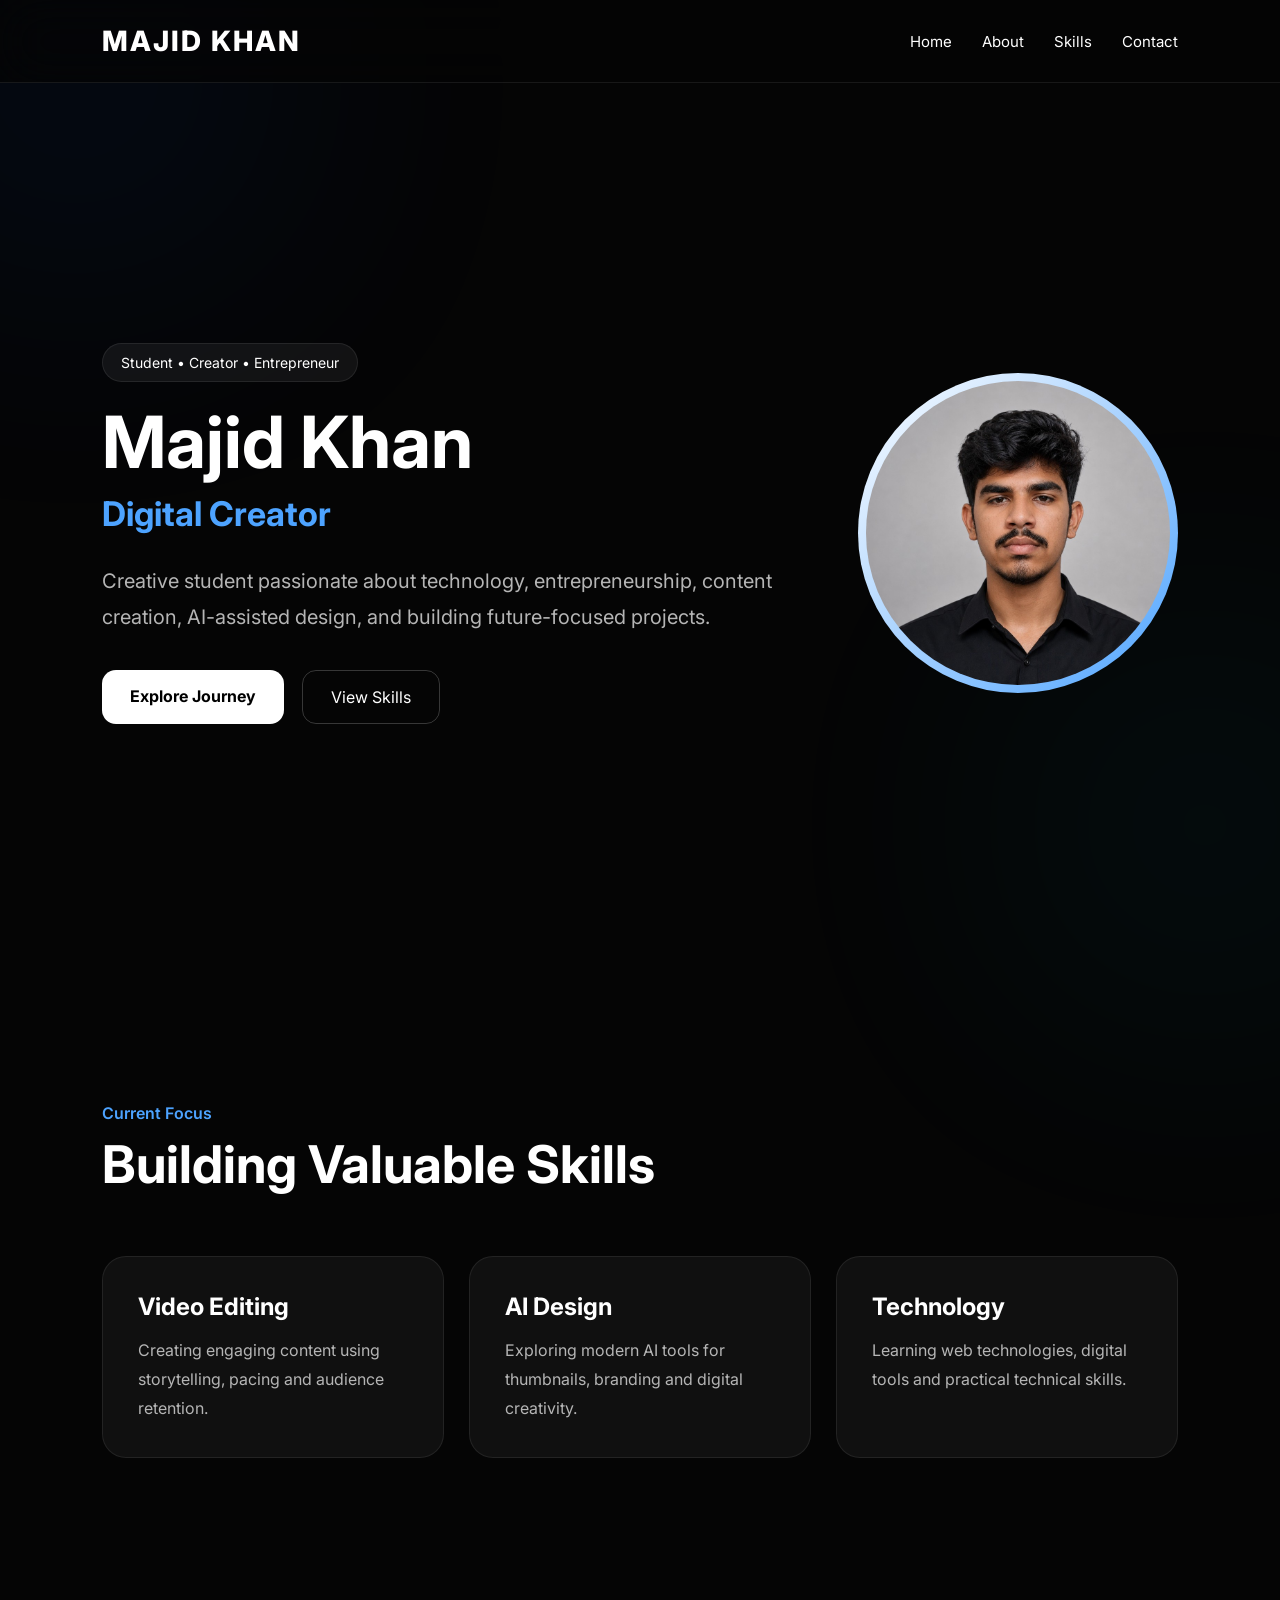
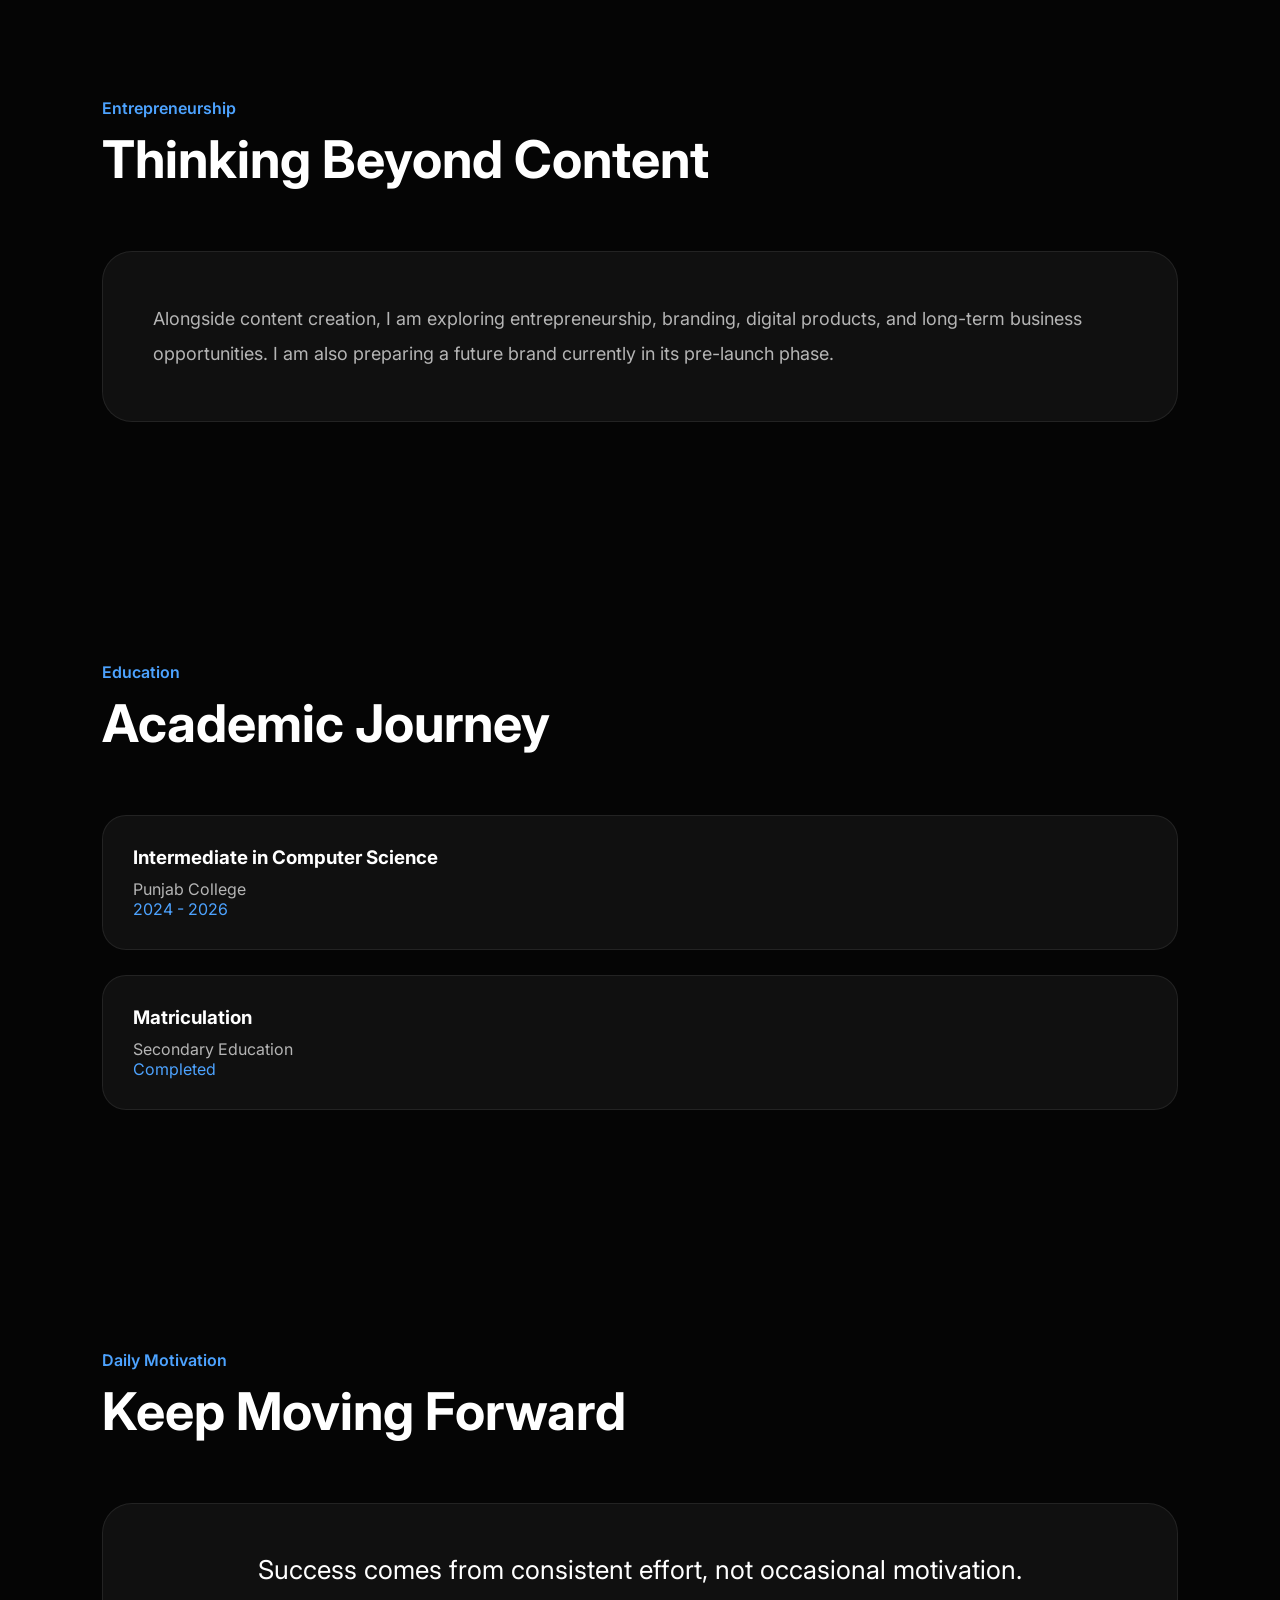
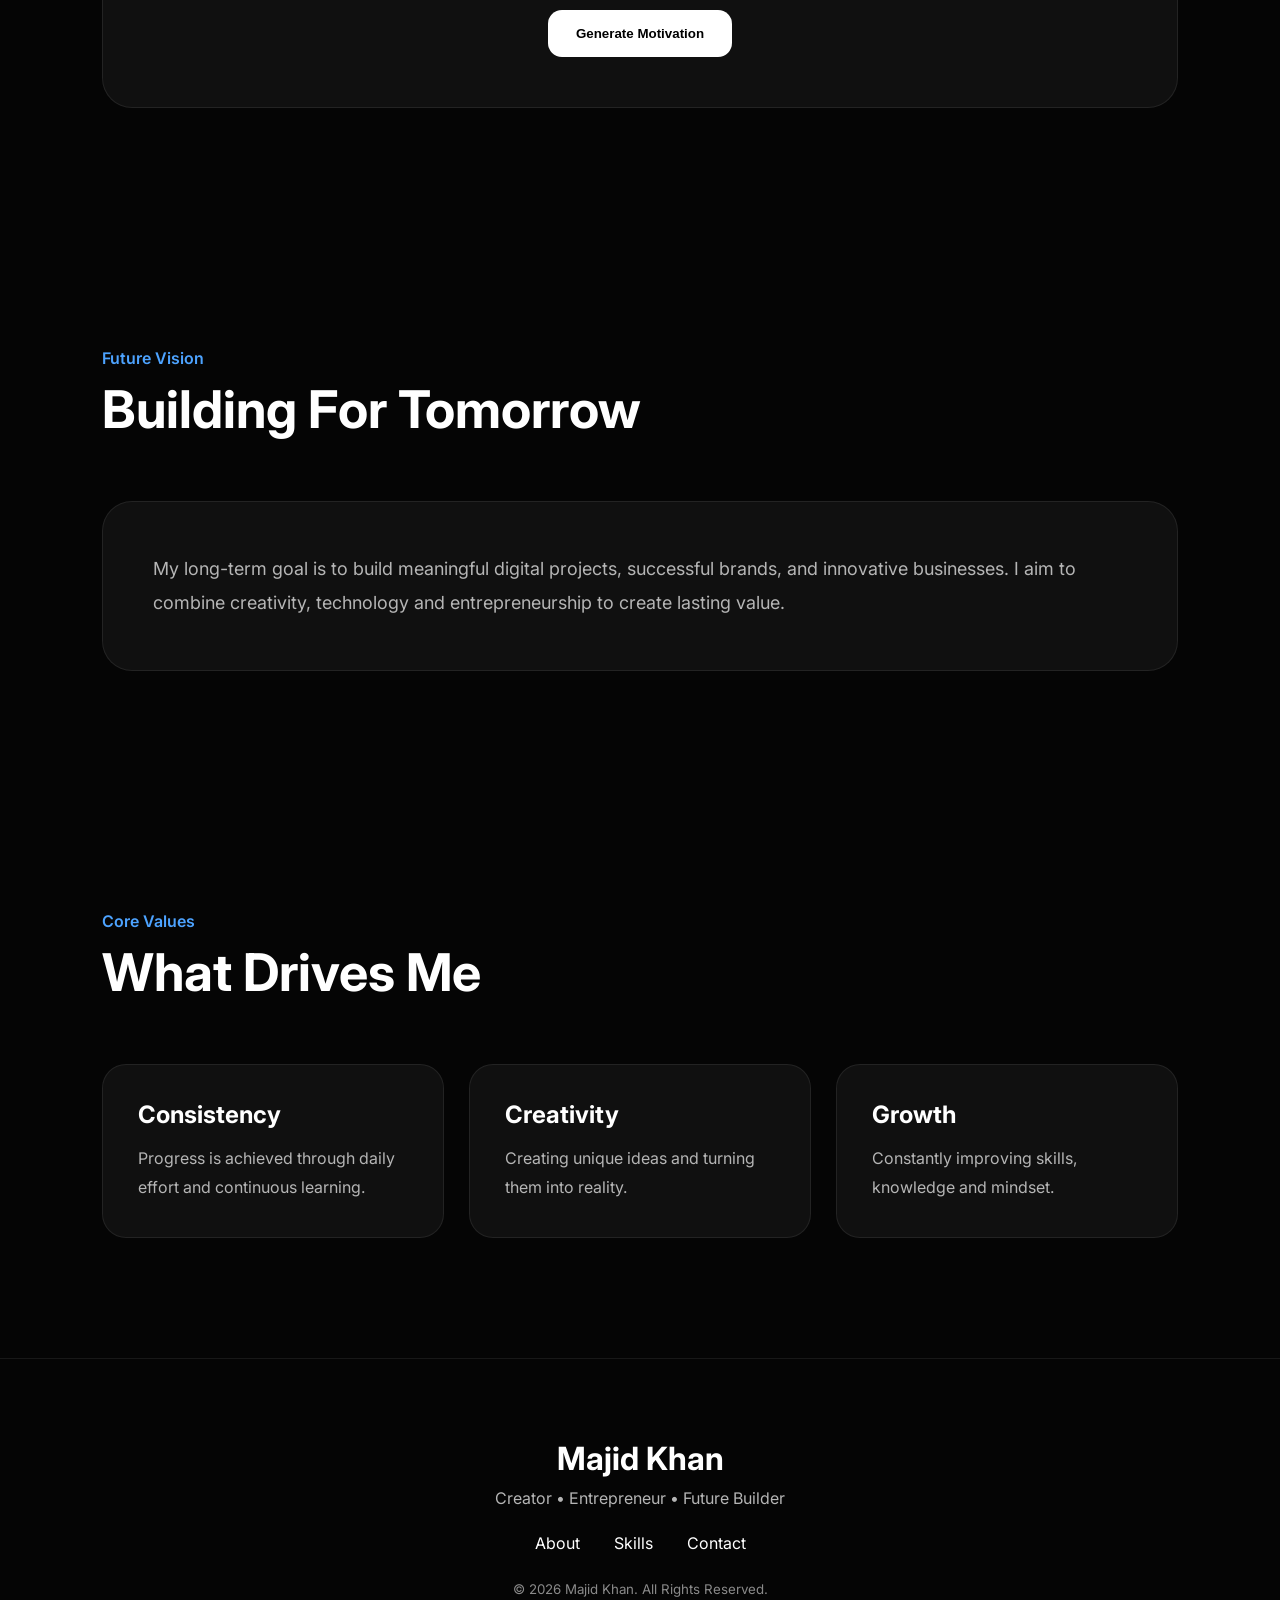
<file: index.html>
<!DOCTYPE html>
<html lang="en">

<head>

    <meta charset="UTF-8">

    <meta name="viewport"
          content="width=device-width, initial-scale=1.0">

    <title>
        Majid Khan | Digital Creator
    </title>

    <meta name="description"
          content="Personal Portfolio of Majid Khan">

    <link rel="stylesheet"
          href="style.css">

    <link rel="preconnect"
          href="https://fonts.googleapis.com">

    <link rel="preconnect"
          href="https://fonts.gstatic.com"
          crossorigin>

    <link href="https://fonts.googleapis.com/css2?family=Inter:wght@300;400;500;600;700;800&display=swap"
          rel="stylesheet">

</head>

<body>

    <!-- Background Blur Effects -->

    <div class="bg-blur bg-1"></div>

    <div class="bg-blur bg-2"></div>


    <!-- Header -->

    <header class="header">

        <div class="logo">
            MAJID KHAN
        </div>

        <nav class="navbar">

            <a href="#home">
                Home
            </a>

            <a href="about.html">
                About
            </a>

            <a href="skills.html">
                Skills
            </a>

            <a href="contact.html">
                Contact
            </a>

        </nav>

    </header>


    <!-- Hero Section -->

    <section class="hero"
             id="home">

        <div class="hero-content">

            <div class="badge">
                Student • Creator • Entrepreneur
            </div>

            <h1>
                Majid Khan
            </h1>

            <h2 id="typing-text">
                Digital Creator
            </h2>

            <p>

                Creative student passionate about
                technology, entrepreneurship,
                content creation, AI-assisted design,
                and building future-focused projects.

            </p>

            <div class="hero-buttons">

                <a href="about.html"
                   class="btn-primary">

                    Explore Journey

                </a>

                <a href="skills.html"
                   class="btn-secondary">

                    View Skills

                </a>

            </div>

        </div>

        <div class="hero-image">

            <div class="profile-ring">

                <img src="profile.jpg"
                     alt="Majid Khan">

            </div>

        </div>

    </section>


    <!-- Focus Section -->

    <section class="section">

        <div class="section-header">

            <span>
                Current Focus
            </span>

            <h2>
                Building Valuable Skills
            </h2>

        </div>

        <div class="card-grid">

            <div class="card">

                <h3>
                    Video Editing
                </h3>

                <p>

                    Creating engaging content
                    using storytelling,
                    pacing and audience retention.

                </p>

            </div>

            <div class="card">

                <h3>
                    AI Design
                </h3>

                <p>

                    Exploring modern AI tools
                    for thumbnails,
                    branding and digital creativity.

                </p>

            </div>

            <div class="card">

                <h3>
                    Technology
                </h3>

                <p>

                    Learning web technologies,
                    digital tools and
                    practical technical skills.

                </p>

            </div>

        </div>

    </section>


    <!-- Entrepreneurship -->

    <section class="section">

        <div class="section-header">

            <span>
                Entrepreneurship
            </span>

            <h2>
                Thinking Beyond Content
            </h2>

        </div>

        <div class="wide-card">

            <p>

                Alongside content creation,
                I am exploring entrepreneurship,
                branding, digital products,
                and long-term business opportunities.

                I am also preparing a future brand
                currently in its pre-launch phase.

            </p>

        </div>

    </section>


    <!-- Education -->

    <section class="section">

        <div class="section-header">

            <span>
                Education
            </span>

            <h2>
                Academic Journey
            </h2>

        </div>

        <div class="timeline">

            <div class="timeline-item">

                <h3>
                    Intermediate in Computer Science
                </h3>

                <p>
                    Punjab College
                </p>

                <span>
                    2024 - 2026
                </span>

            </div>

            <div class="timeline-item">

                <h3>
                    Matriculation
                </h3>

                <p>
                    Secondary Education
                </p>

                <span>
                    Completed
                </span>

            </div>

        </div>

    </section>

    <!-- PART 1 ENDS HERE -->
    
<!-- Motivation Section -->

    <section class="section">

        <div class="section-header">

            <span>
                Daily Motivation
            </span>

            <h2>
                Keep Moving Forward
            </h2>

        </div>

        <div class="motivation-box">

            <p id="quote">

                Success comes from consistent effort,
                not occasional motivation.

            </p>

            <button onclick="newQuote()"
                    class="btn-primary">

                Generate Motivation

            </button>

        </div>

    </section>


    <!-- Future Goals -->

    <section class="section">

        <div class="section-header">

            <span>
                Future Vision
            </span>

            <h2>
                Building For Tomorrow
            </h2>

        </div>

        <div class="future-card">

            <p>

                My long-term goal is to build
                meaningful digital projects,
                successful brands,
                and innovative businesses.

                I aim to combine creativity,
                technology and entrepreneurship
                to create lasting value.

            </p>

        </div>

    </section>


    <!-- Personal Values -->

    <section class="section">

        <div class="section-header">

            <span>
                Core Values
            </span>

            <h2>
                What Drives Me
            </h2>

        </div>

        <div class="card-grid">

            <div class="card">

                <h3>
                    Consistency
                </h3>

                <p>

                    Progress is achieved through
                    daily effort and continuous learning.

                </p>

            </div>

            <div class="card">

                <h3>
                    Creativity
                </h3>

                <p>

                    Creating unique ideas and
                    turning them into reality.

                </p>

            </div>

            <div class="card">

                <h3>
                    Growth
                </h3>

                <p>

                    Constantly improving skills,
                    knowledge and mindset.

                </p>

            </div>

        </div>

    </section>


    <!-- Footer -->

    <footer class="footer">

        <h3>
            Majid Khan
        </h3>

        <p>
            Creator • Entrepreneur • Future Builder
        </p>

        <div class="footer-links">

            <a href="about.html">
                About
            </a>

            <a href="skills.html">
                Skills
            </a>

            <a href="contact.html">
                Contact
            </a>

        </div>

        <small>
            © 2026 Majid Khan. All Rights Reserved.
        </small>

    </footer>


    <!-- External JavaScript -->

    <script src="script.js"></script>

</body>

</html>
</file>
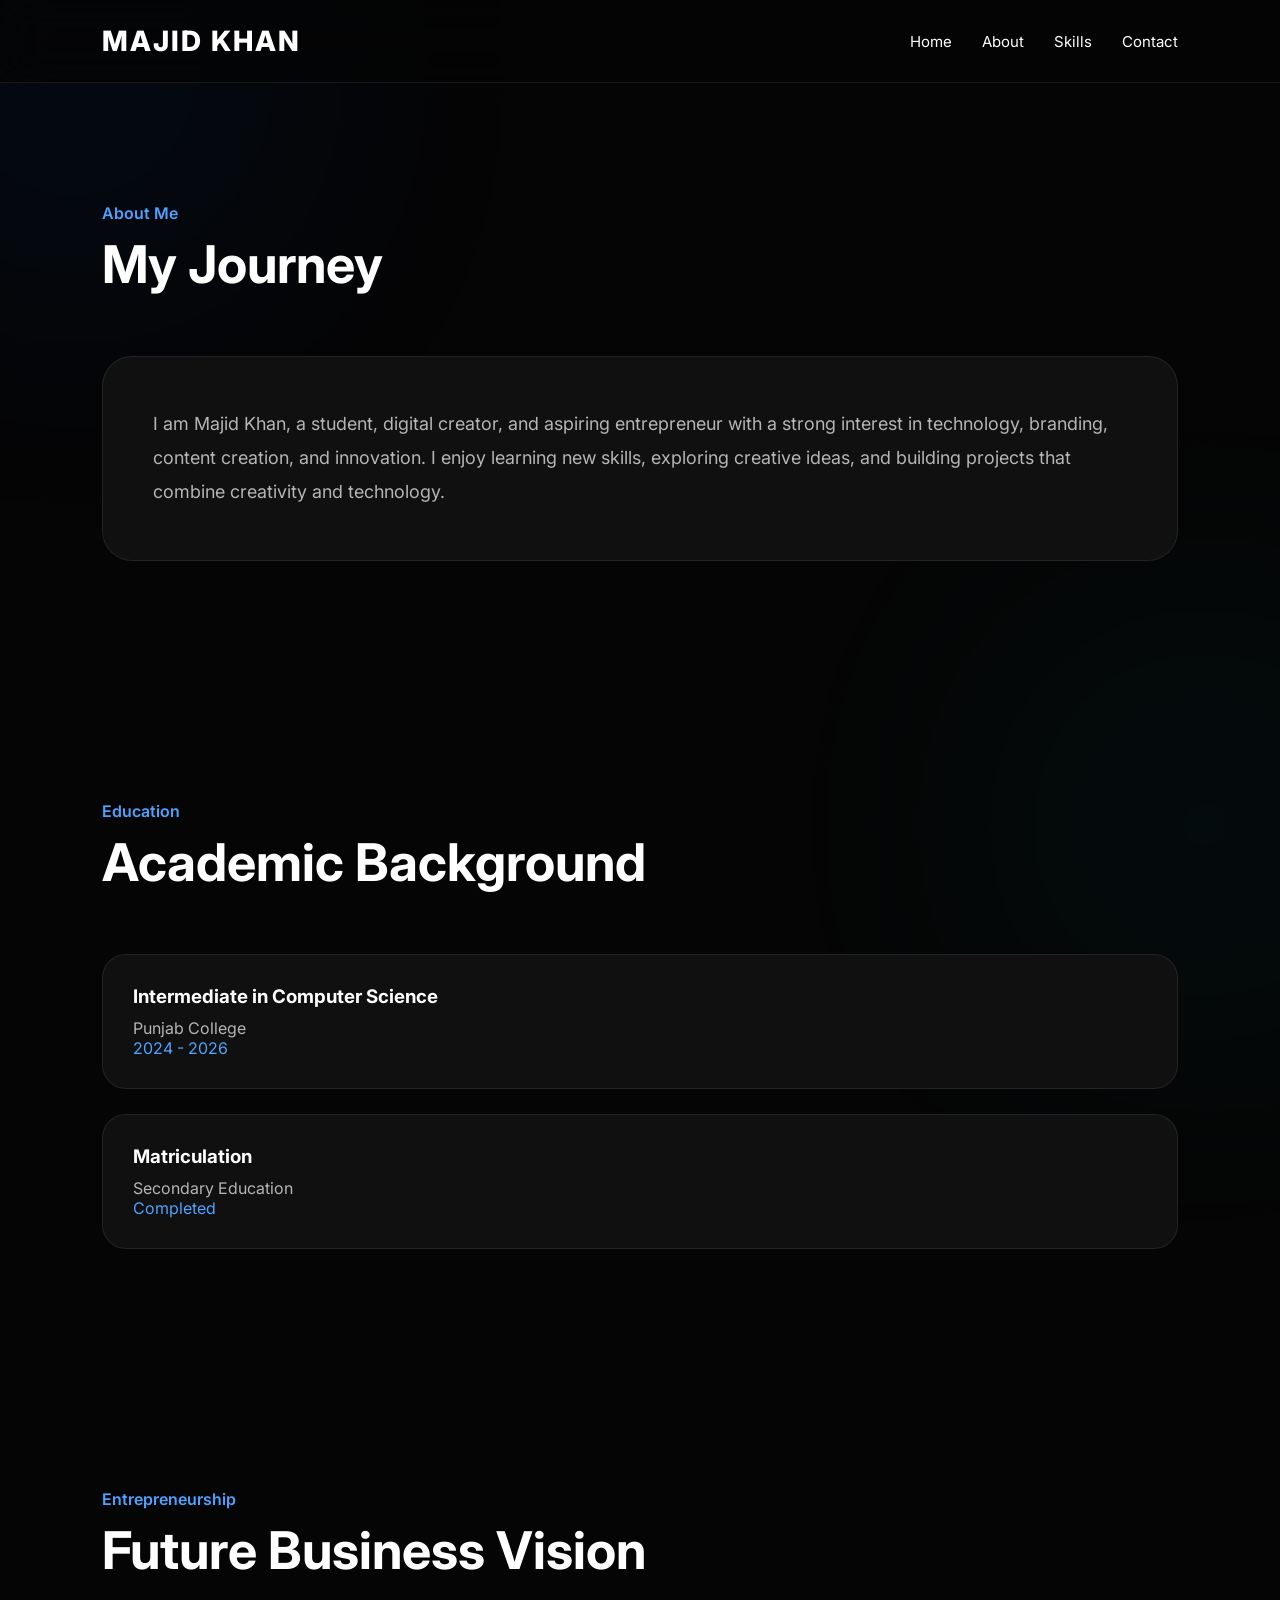
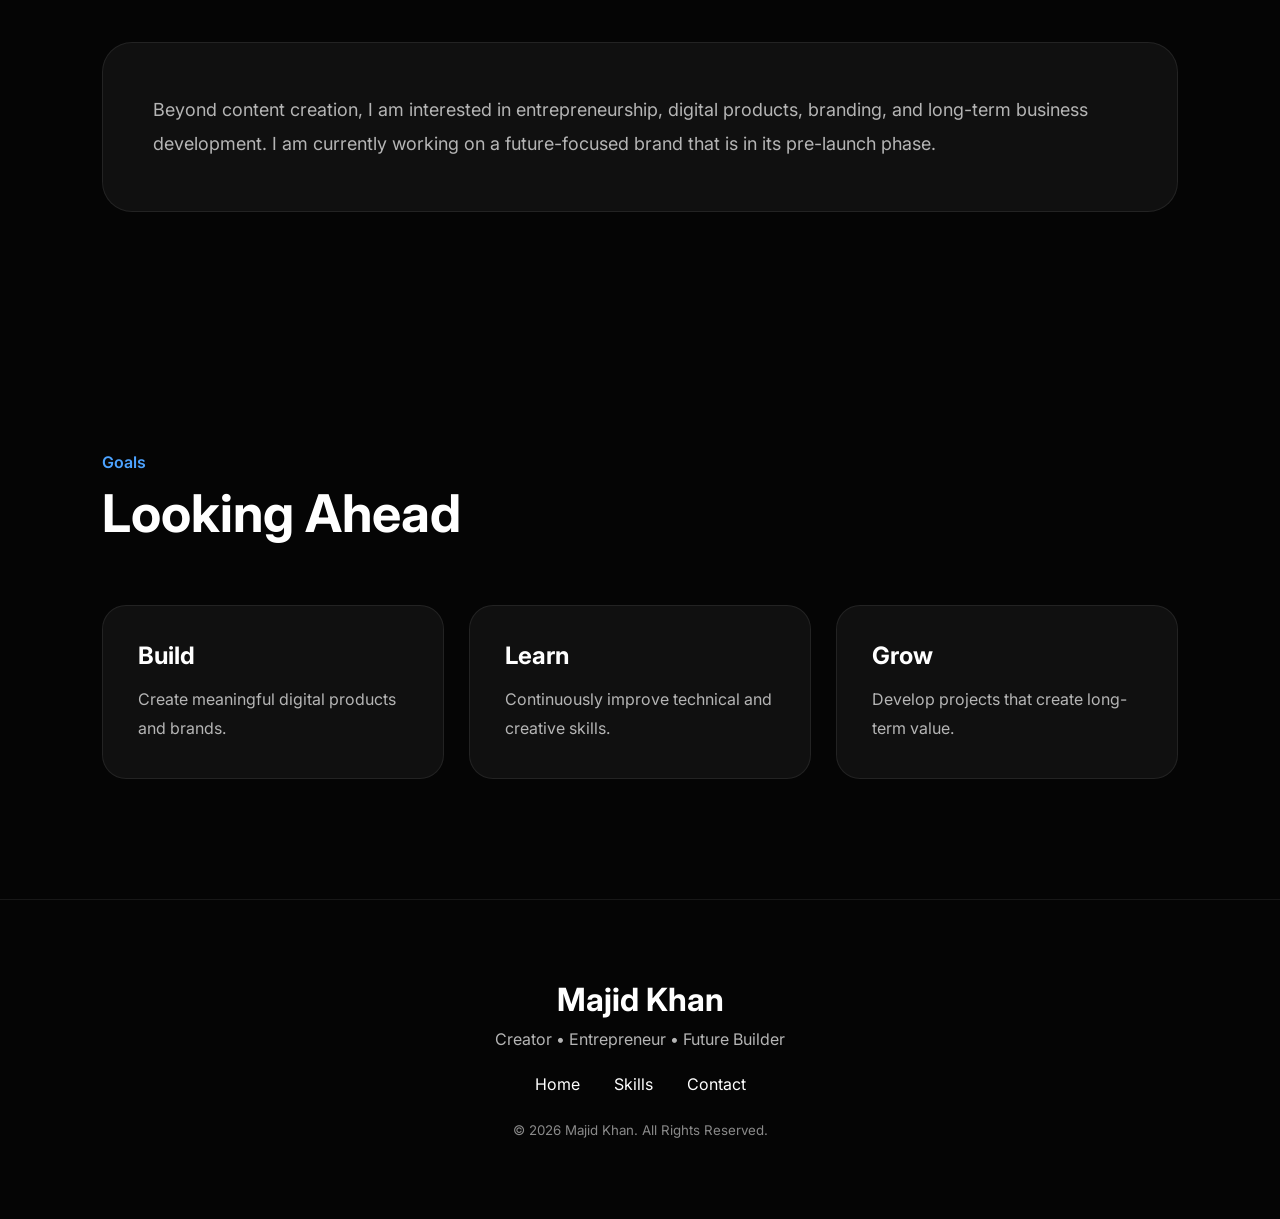
<file: about.html>
<!DOCTYPE html>
<html lang="en">

<head>

    <meta charset="UTF-8">

    <meta name="viewport"
          content="width=device-width, initial-scale=1.0">

    <title>
        About | Majid Khan
    </title>

    <link rel="stylesheet"
          href="style.css">

    <link rel="preconnect"
          href="https://fonts.googleapis.com">

    <link rel="preconnect"
          href="https://fonts.gstatic.com"
          crossorigin>

    <link href="https://fonts.googleapis.com/css2?family=Inter:wght@300;400;500;600;700;800&display=swap"
          rel="stylesheet">

</head>

<body>

    <div class="bg-blur bg-1"></div>
    <div class="bg-blur bg-2"></div>

    <header class="header">

        <div class="logo">
            MAJID KHAN
        </div>

        <nav class="navbar">

            <a href="index.html">
                Home
            </a>

            <a href="about.html">
                About
            </a>

            <a href="skills.html">
                Skills
            </a>

            <a href="contact.html">
                Contact
            </a>

        </nav>

    </header>

    <section class="section">

        <div class="section-header">

            <span>
                About Me
            </span>

            <h2>
                My Journey
            </h2>

        </div>

        <div class="wide-card">

            <p>

                I am Majid Khan, a student, digital creator,
                and aspiring entrepreneur with a strong
                interest in technology, branding,
                content creation, and innovation.

                I enjoy learning new skills, exploring
                creative ideas, and building projects
                that combine creativity and technology.

            </p>

        </div>

    </section>

    <section class="section">

        <div class="section-header">

            <span>
                Education
            </span>

            <h2>
                Academic Background
            </h2>

        </div>

        <div class="timeline">

            <div class="timeline-item">

                <h3>
                    Intermediate in Computer Science
                </h3>

                <p>
                    Punjab College
                </p>

                <span>
                    2024 - 2026
                </span>

            </div>

            <div class="timeline-item">

                <h3>
                    Matriculation
                </h3>

                <p>
                    Secondary Education
                </p>

                <span>
                    Completed
                </span>

            </div>

        </div>

    </section>

    <section class="section">

        <div class="section-header">

            <span>
                Entrepreneurship
            </span>

            <h2>
                Future Business Vision
            </h2>

        </div>

        <div class="wide-card">

            <p>

                Beyond content creation,
                I am interested in entrepreneurship,
                digital products, branding,
                and long-term business development.

                I am currently working on a future-focused
                brand that is in its pre-launch phase.

            </p>

        </div>

    </section>

    <section class="section">

        <div class="section-header">

            <span>
                Goals
            </span>

            <h2>
                Looking Ahead
            </h2>

        </div>

        <div class="card-grid">

            <div class="card">

                <h3>
                    Build
                </h3>

                <p>

                    Create meaningful digital
                    products and brands.

                </p>

            </div>

            <div class="card">

                <h3>
                    Learn
                </h3>

                <p>

                    Continuously improve technical
                    and creative skills.

                </p>

            </div>

            <div class="card">

                <h3>
                    Grow
                </h3>

                <p>

                    Develop projects that create
                    long-term value.

                </p>

            </div>

        </div>

    </section>

    <footer class="footer">

        <h3>
            Majid Khan
        </h3>

        <p>
            Creator • Entrepreneur • Future Builder
        </p>

        <div class="footer-links">

            <a href="index.html">
                Home
            </a>

            <a href="skills.html">
                Skills
            </a>

            <a href="contact.html">
                Contact
            </a>

        </div>

        <small>
            © 2026 Majid Khan. All Rights Reserved.
        </small>

    </footer>

    <script src="script.js"></script>

</body>

</html>
</file>
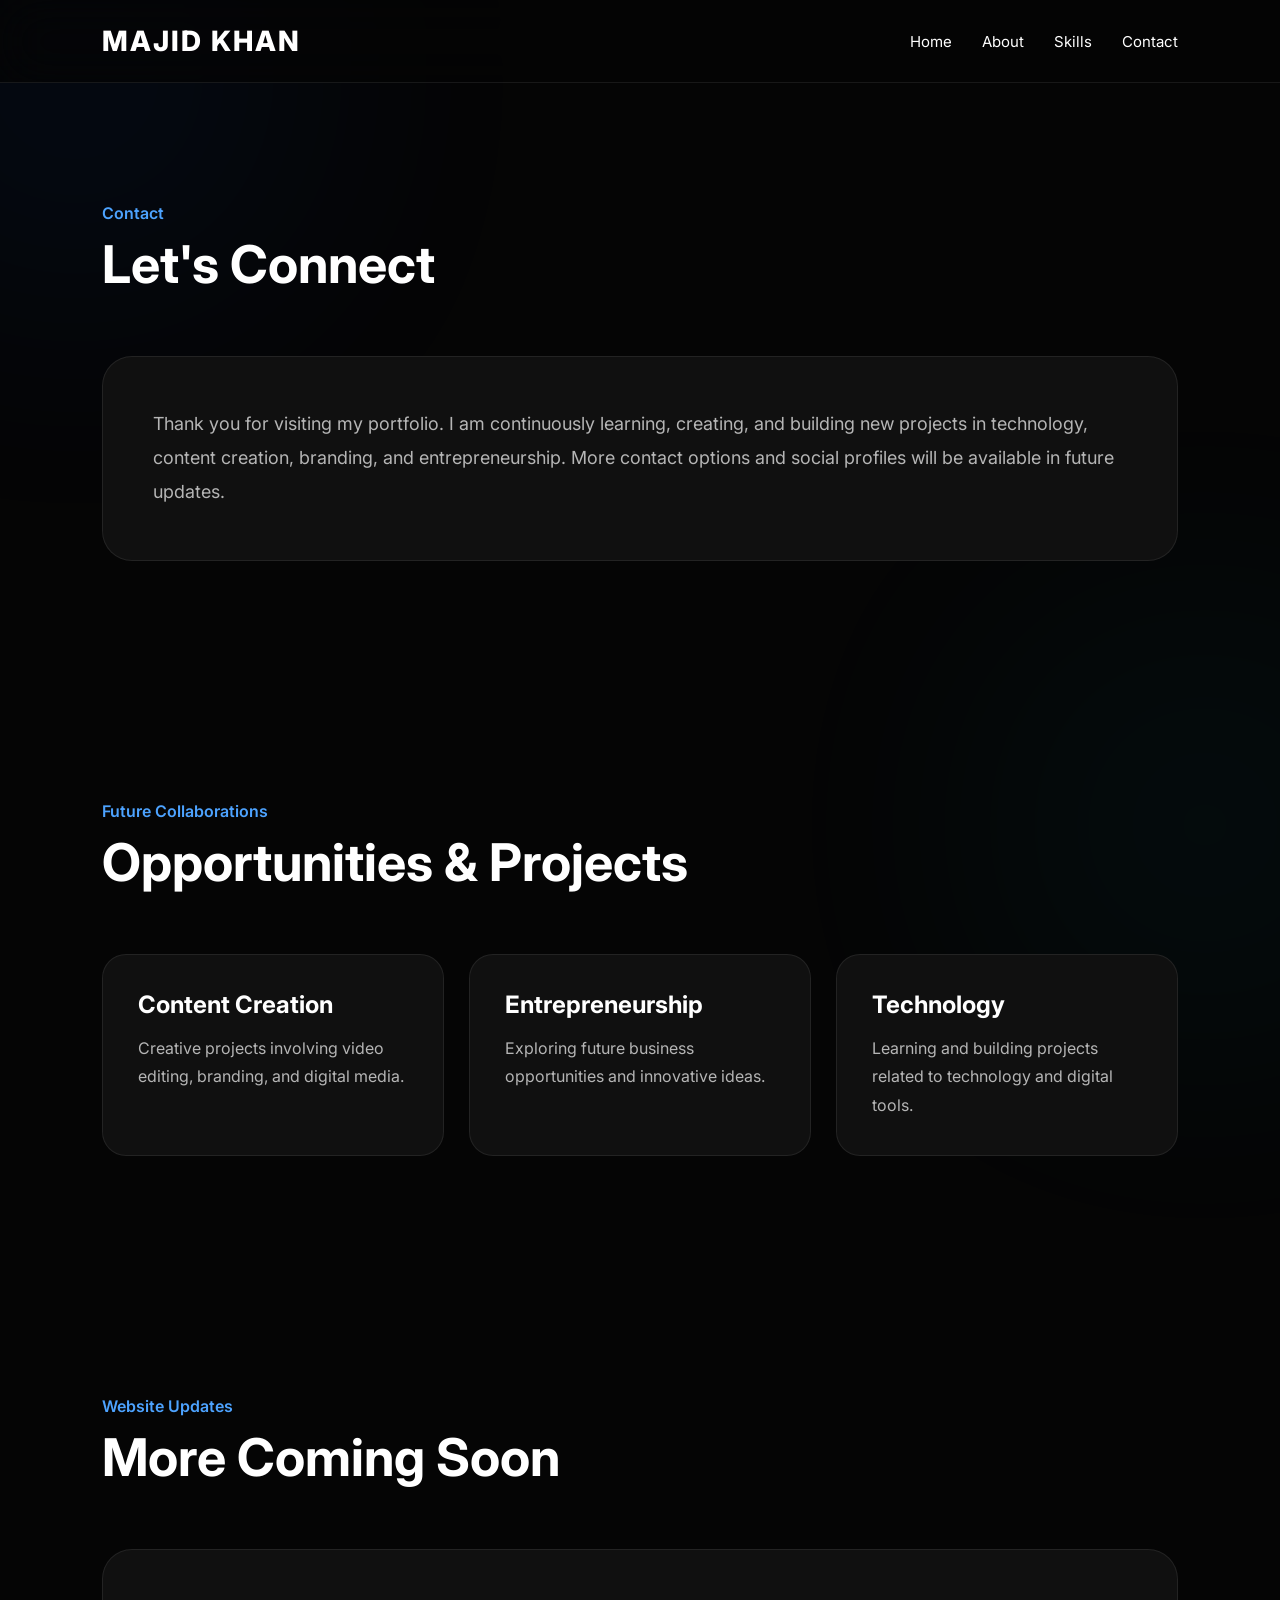
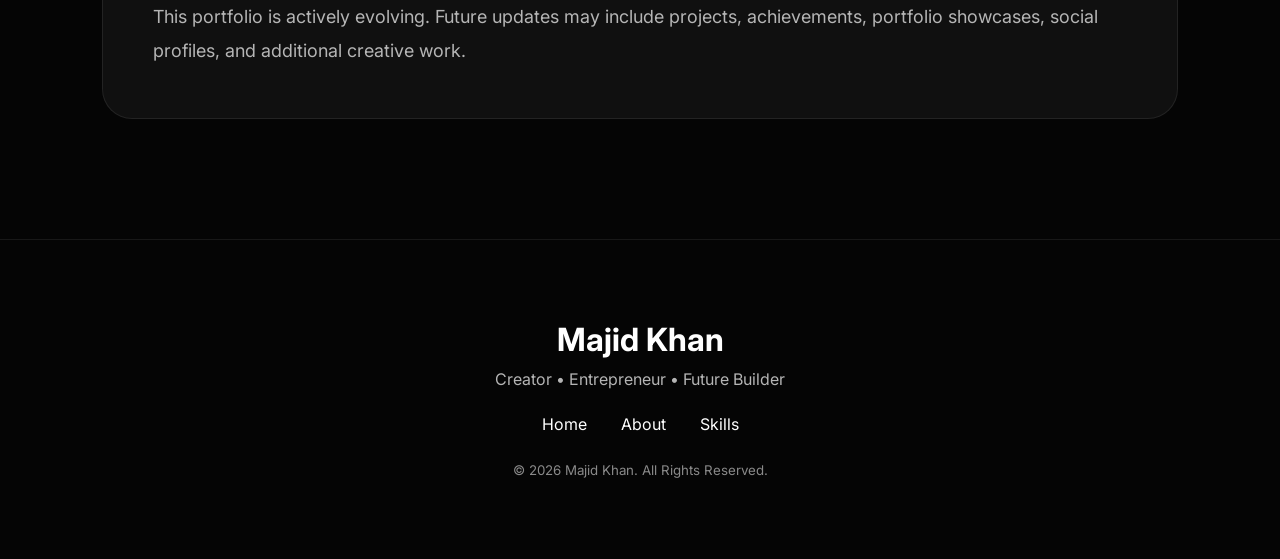
<file: contact.html>
<!DOCTYPE html>
<html lang="en">

<head>

    <meta charset="UTF-8">

    <meta name="viewport"
          content="width=device-width, initial-scale=1.0">

    <title>
        Contact | Majid Khan
    </title>

    <link rel="stylesheet"
          href="style.css">

    <link rel="preconnect"
          href="https://fonts.googleapis.com">

    <link rel="preconnect"
          href="https://fonts.gstatic.com"
          crossorigin>

    <link href="https://fonts.googleapis.com/css2?family=Inter:wght@300;400;500;600;700;800&display=swap"
          rel="stylesheet">

</head>

<body>

    <div class="bg-blur bg-1"></div>
    <div class="bg-blur bg-2"></div>

    <header class="header">

        <div class="logo">
            MAJID KHAN
        </div>

        <nav class="navbar">

            <a href="index.html">
                Home
            </a>

            <a href="about.html">
                About
            </a>

            <a href="skills.html">
                Skills
            </a>

            <a href="contact.html">
                Contact
            </a>

        </nav>

    </header>

    <section class="section">

        <div class="section-header">

            <span>
                Contact
            </span>

            <h2>
                Let's Connect
            </h2>

        </div>

        <div class="wide-card">

            <p>

                Thank you for visiting my portfolio.

                I am continuously learning,
                creating, and building new projects
                in technology, content creation,
                branding, and entrepreneurship.

                More contact options and social profiles
                will be available in future updates.

            </p>

        </div>

    </section>

    <section class="section">

        <div class="section-header">

            <span>
                Future Collaborations
            </span>

            <h2>
                Opportunities & Projects
            </h2>

        </div>

        <div class="card-grid">

            <div class="card">

                <h3>
                    Content Creation
                </h3>

                <p>

                    Creative projects involving
                    video editing, branding,
                    and digital media.

                </p>

            </div>

            <div class="card">

                <h3>
                    Entrepreneurship
                </h3>

                <p>

                    Exploring future business
                    opportunities and innovative ideas.

                </p>

            </div>

            <div class="card">

                <h3>
                    Technology
                </h3>

                <p>

                    Learning and building
                    projects related to technology
                    and digital tools.

                </p>

            </div>

        </div>

    </section>

    <section class="section">

        <div class="section-header">

            <span>
                Website Updates
            </span>

            <h2>
                More Coming Soon
            </h2>

        </div>

        <div class="future-card">

            <p>

                This portfolio is actively evolving.

                Future updates may include
                projects, achievements,
                portfolio showcases,
                social profiles,
                and additional creative work.

            </p>

        </div>

    </section>

    <footer class="footer">

        <h3>
            Majid Khan
        </h3>

        <p>
            Creator • Entrepreneur • Future Builder
        </p>

        <div class="footer-links">

            <a href="index.html">
                Home
            </a>

            <a href="about.html">
                About
            </a>

            <a href="skills.html">
                Skills
            </a>

        </div>

        <small>
            © 2026 Majid Khan. All Rights Reserved.
        </small>

    </footer>

    <script src="script.js"></script>

</body>

</html>
</file>
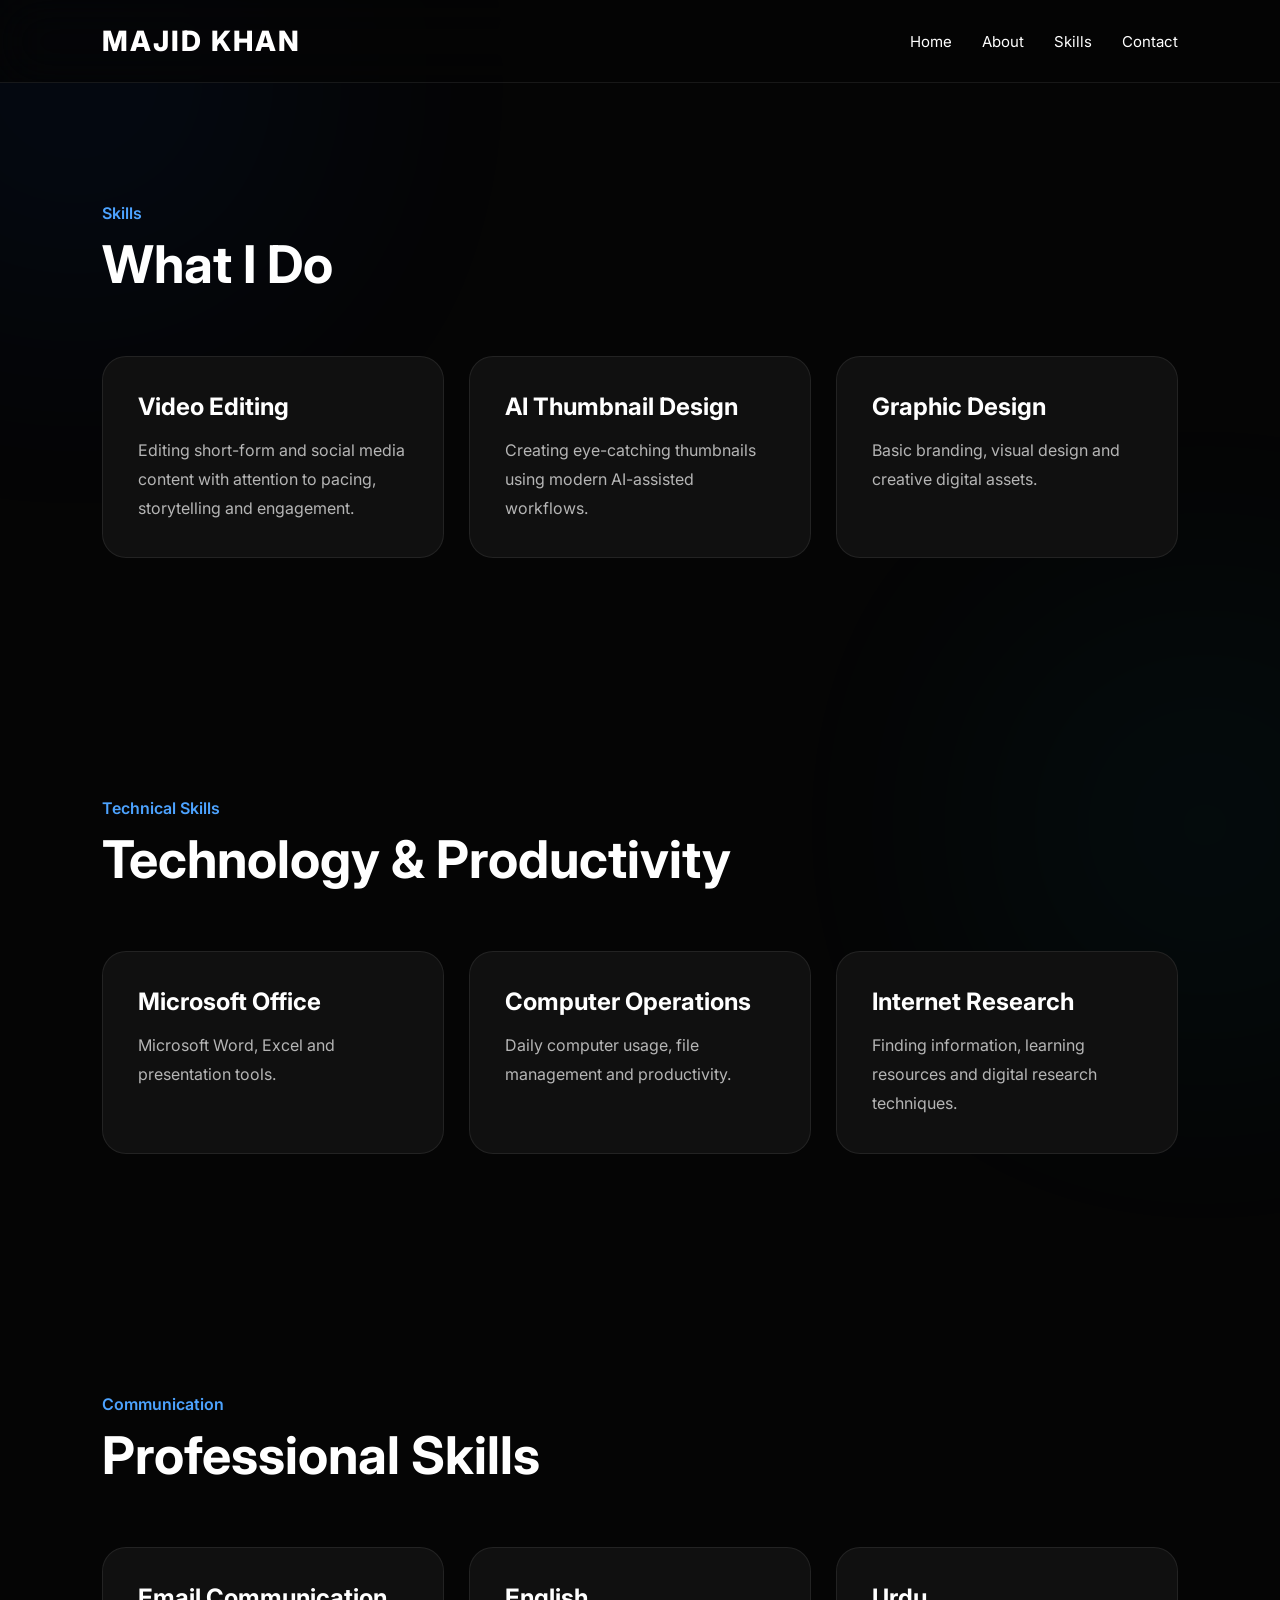
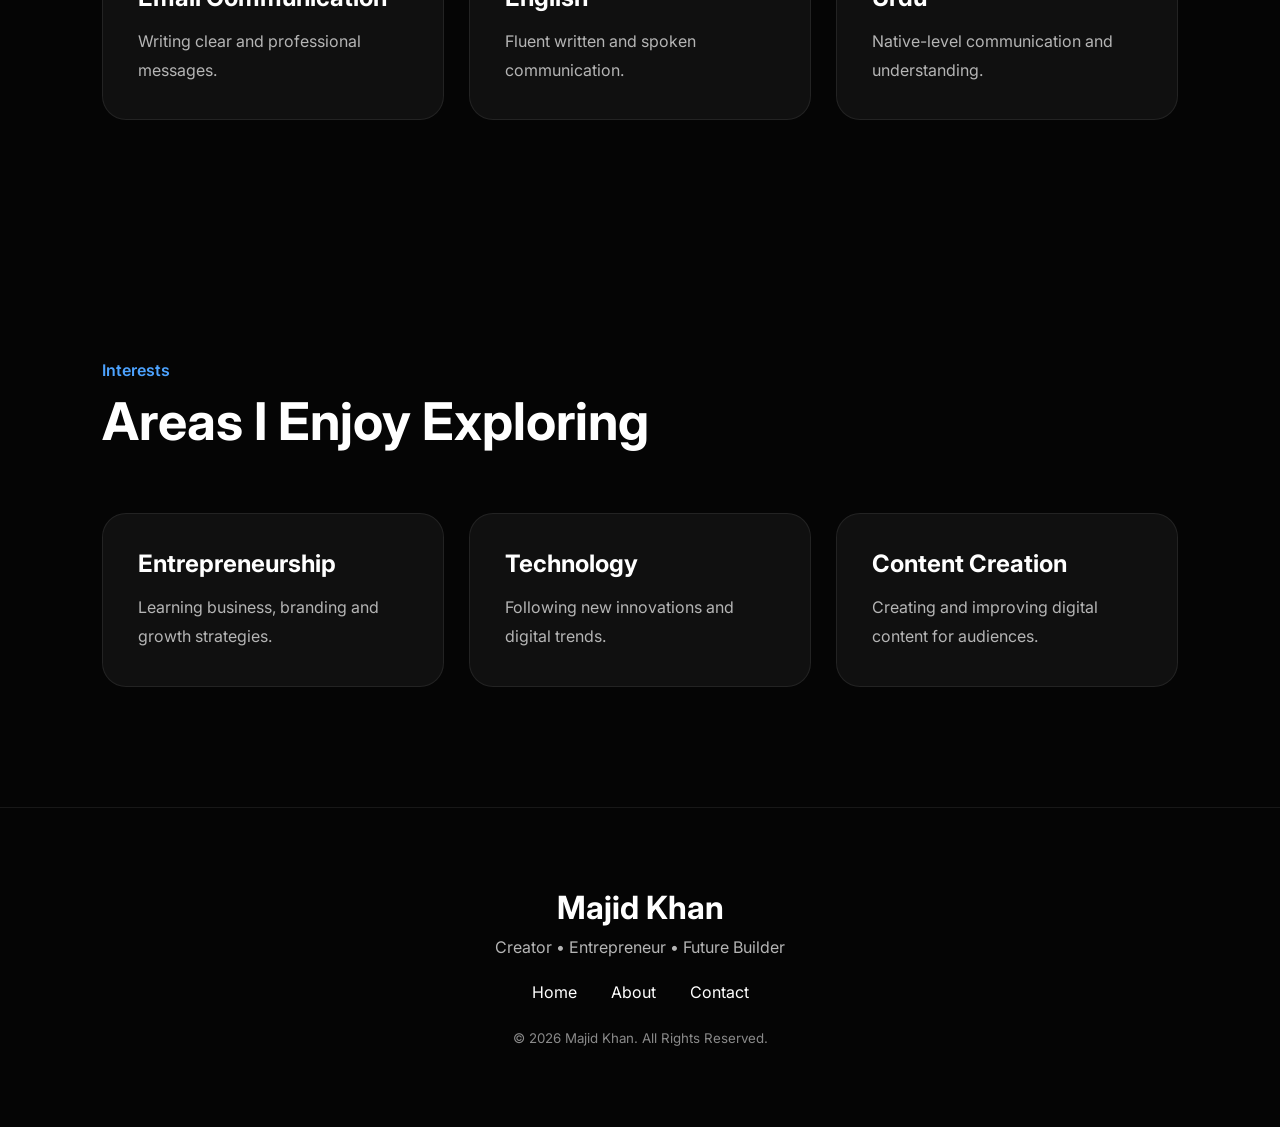
<file: skills.html>
<!DOCTYPE html>
<html lang="en">

<head>

    <meta charset="UTF-8">

    <meta name="viewport"
          content="width=device-width, initial-scale=1.0">

    <title>
        Skills | Majid Khan
    </title>

    <link rel="stylesheet"
          href="style.css">

    <link rel="preconnect"
          href="https://fonts.googleapis.com">

    <link rel="preconnect"
          href="https://fonts.gstatic.com"
          crossorigin>

    <link href="https://fonts.googleapis.com/css2?family=Inter:wght@300;400;500;600;700;800&display=swap"
          rel="stylesheet">

</head>

<body>

    <div class="bg-blur bg-1"></div>
    <div class="bg-blur bg-2"></div>

    <header class="header">

        <div class="logo">
            MAJID KHAN
        </div>

        <nav class="navbar">

            <a href="index.html">
                Home
            </a>

            <a href="about.html">
                About
            </a>

            <a href="skills.html">
                Skills
            </a>

            <a href="contact.html">
                Contact
            </a>

        </nav>

    </header>

    <section class="section">

        <div class="section-header">

            <span>
                Skills
            </span>

            <h2>
                What I Do
            </h2>

        </div>

        <div class="card-grid">

            <div class="card">

                <h3>
                    Video Editing
                </h3>

                <p>

                    Editing short-form and
                    social media content with
                    attention to pacing,
                    storytelling and engagement.

                </p>

            </div>

            <div class="card">

                <h3>
                    AI Thumbnail Design
                </h3>

                <p>

                    Creating eye-catching
                    thumbnails using modern
                    AI-assisted workflows.

                </p>

            </div>

            <div class="card">

                <h3>
                    Graphic Design
                </h3>

                <p>

                    Basic branding,
                    visual design and
                    creative digital assets.

                </p>

            </div>

        </div>

    </section>


    <section class="section">

        <div class="section-header">

            <span>
                Technical Skills
            </span>

            <h2>
                Technology & Productivity
            </h2>

        </div>

        <div class="card-grid">

            <div class="card">

                <h3>
                    Microsoft Office
                </h3>

                <p>

                    Microsoft Word,
                    Excel and presentation tools.

                </p>

            </div>

            <div class="card">

                <h3>
                    Computer Operations
                </h3>

                <p>

                    Daily computer usage,
                    file management and productivity.

                </p>

            </div>

            <div class="card">

                <h3>
                    Internet Research
                </h3>

                <p>

                    Finding information,
                    learning resources and
                    digital research techniques.

                </p>

            </div>

        </div>

    </section>


    <section class="section">

        <div class="section-header">

            <span>
                Communication
            </span>

            <h2>
                Professional Skills
            </h2>

        </div>

        <div class="card-grid">

            <div class="card">

                <h3>
                    Email Communication
                </h3>

                <p>

                    Writing clear and
                    professional messages.

                </p>

            </div>

            <div class="card">

                <h3>
                    English
                </h3>

                <p>

                    Fluent written and
                    spoken communication.

                </p>

            </div>

            <div class="card">

                <h3>
                    Urdu
                </h3>

                <p>

                    Native-level communication
                    and understanding.

                </p>

            </div>

        </div>

    </section>


    <section class="section">

        <div class="section-header">

            <span>
                Interests
            </span>

            <h2>
                Areas I Enjoy Exploring
            </h2>

        </div>

        <div class="card-grid">

            <div class="card">

                <h3>
                    Entrepreneurship
                </h3>

                <p>

                    Learning business,
                    branding and growth strategies.

                </p>

            </div>

            <div class="card">

                <h3>
                    Technology
                </h3>

                <p>

                    Following new innovations
                    and digital trends.

                </p>

            </div>

            <div class="card">

                <h3>
                    Content Creation
                </h3>

                <p>

                    Creating and improving
                    digital content for audiences.

                </p>

            </div>

        </div>

    </section>

    <footer class="footer">

        <h3>
            Majid Khan
        </h3>

        <p>
            Creator • Entrepreneur • Future Builder
        </p>

        <div class="footer-links">

            <a href="index.html">
                Home
            </a>

            <a href="about.html">
                About
            </a>

            <a href="contact.html">
                Contact
            </a>

        </div>

        <small>
            © 2026 Majid Khan. All Rights Reserved.
        </small>

    </footer>

    <script src="script.js"></script>

</body>

</html>
</file>
<file: style.css>
/* =========================
   MAJID KHAN PORTFOLIO
   APPLE INSPIRED PREMIUM UI
========================= */

*{
    margin:0;
    padding:0;
    box-sizing:border-box;
    scroll-behavior:smooth;
}

:root{
    --bg:#050505;
    --card:#101010;
    --card2:#161616;
    --text:#ffffff;
    --secondary:#b5b5b5;
    --accent:#4da3ff;
    --border:rgba(255,255,255,0.08);
}

body{
    background:var(--bg);
    color:var(--text);
    font-family:'Inter',sans-serif;
    overflow-x:hidden;
}

/* =========================
   BACKGROUND EFFECTS
========================= */

.bg-blur{
    position:fixed;
    border-radius:50%;
    filter:blur(140px);
    z-index:-1;
}

.bg-1{
    width:350px;
    height:350px;
    background:#005eff;
    opacity:.12;
    top:-100px;
    left:-100px;
}

.bg-2{
    width:350px;
    height:350px;
    background:#00d4ff;
    opacity:.08;
    bottom:-100px;
    right:-100px;
}

/* =========================
   HEADER
========================= */

.header{
    width:100%;
    display:flex;
    justify-content:space-between;
    align-items:center;
    padding:24px 8%;
    position:sticky;
    top:0;
    backdrop-filter:blur(25px);
    background:rgba(5,5,5,.75);
    border-bottom:1px solid var(--border);
    z-index:999;
}

.logo{
    font-size:28px;
    font-weight:800;
    letter-spacing:2px;
}

.navbar{
    display:flex;
    gap:30px;
}

.navbar a{
    color:white;
    text-decoration:none;
    font-size:15px;
    transition:.3s;
}

.navbar a:hover{
    color:var(--accent);
}

/* =========================
   HERO SECTION
========================= */

.hero{
    min-height:100vh;
    display:flex;
    align-items:center;
    justify-content:center;
    gap:80px;
    padding:80px 8%;
}

.hero-content{
    flex:1;
}

.badge{
    display:inline-block;
    padding:10px 18px;
    background:rgba(255,255,255,.06);
    border:1px solid var(--border);
    border-radius:999px;
    margin-bottom:24px;
    font-size:14px;
}

.hero h1{
    font-size:72px;
    line-height:1;
    margin-bottom:15px;
}

.hero h2{
    font-size:34px;
    color:var(--accent);
    margin-bottom:25px;
    min-height:45px;
}

.hero p{
    color:var(--secondary);
    font-size:20px;
    line-height:1.8;
    max-width:700px;
}

.hero-buttons{
    margin-top:35px;
    display:flex;
    gap:18px;
    flex-wrap:wrap;
}

.btn-primary{
    text-decoration:none;
    background:white;
    color:black;
    padding:16px 28px;
    border-radius:14px;
    font-weight:700;
    border:none;
    cursor:pointer;
    transition:.3s;
}

.btn-primary:hover{
    transform:translateY(-3px);
}

.btn-secondary{
    text-decoration:none;
    color:white;
    padding:16px 28px;
    border-radius:14px;
    border:1px solid rgba(255,255,255,.2);
    transition:.3s;
}

.btn-secondary:hover{
    background:rgba(255,255,255,.06);
}

/* =========================
   PROFILE IMAGE
========================= */

.hero-image{
    display:flex;
    justify-content:center;
    align-items:center;
}

.profile-ring{
    width:320px;
    height:320px;
    border-radius:50%;
    padding:8px;
    background:linear-gradient(
    135deg,
    #ffffff,
    #4da3ff
    );
}

.profile-ring img{
    width:100%;
    height:100%;
    object-fit:cover;
    border-radius:50%;
    display:block;
}

/* =========================
   SECTIONS
========================= */

.section{
    padding:120px 8%;
}

.section-header{
    margin-bottom:60px;
}

.section-header span{
    color:var(--accent);
    font-weight:600;
}

.section-header h2{
    font-size:52px;
    margin-top:10px;
}

/* =========================
   CARDS
========================= */

.card-grid{
    display:grid;
    grid-template-columns:
    repeat(auto-fit,minmax(280px,1fr));
    gap:25px;
}

.card{
    background:var(--card);
    border:1px solid var(--border);
    padding:35px;
    border-radius:24px;
    transition:.3s;
}

.card:hover{
    transform:translateY(-6px);
}

.card h3{
    margin-bottom:15px;
    font-size:24px;
}

.card p{
    color:var(--secondary);
    line-height:1.8;
}

/* =========================
   WIDE CARD
========================= */

.wide-card,
.future-card,
.motivation-box{
    background:var(--card);
    border:1px solid var(--border);
    border-radius:30px;
    padding:50px;
}

.wide-card p,
.future-card p{
    color:var(--secondary);
    line-height:1.9;
    font-size:18px;
}

/* =========================
   TIMELINE
========================= */

.timeline{
    display:flex;
    flex-direction:column;
    gap:25px;
}

.timeline-item{
    background:var(--card);
    border:1px solid var(--border);
    border-radius:24px;
    padding:30px;
}

.timeline-item h3{
    margin-bottom:10px;
}

.timeline-item p{
    color:var(--secondary);
}

.timeline-item span{
    color:var(--accent);
}

/* =========================
   MOTIVATION
========================= */

.motivation-box{
    text-align:center;
}

.motivation-box p{
    font-size:26px;
    margin-bottom:25px;
}

/* =========================
   FOOTER
========================= */

.footer{
    text-align:center;
    padding:80px 8%;
    border-top:1px solid var(--border);
}

.footer h3{
    font-size:32px;
}

.footer p{
    color:var(--secondary);
    margin-top:10px;
}

.footer-links{
    margin:25px 0;
}

.footer-links a{
    color:white;
    text-decoration:none;
    margin:0 15px;
}

.footer small{
    color:#8a8a8a;
}

/* =========================
   MOBILE RESPONSIVE
========================= */

@media(max-width:900px){

    .hero{
        flex-direction:column-reverse;
        text-align:center;
        gap:50px;
        padding-top:60px;
    }

    .hero h1{
        font-size:54px;
    }

    .hero h2{
        font-size:28px;
    }

    .hero p{
        font-size:18px;
        max-width:100%;
    }

    .hero-buttons{
        justify-content:center;
    }

    .profile-ring{
        width:220px;
        height:220px;
    }

    .section{
        padding:90px 6%;
    }

    .section-header h2{
        font-size:38px;
    }

    .navbar{
        gap:16px;
    }

    .navbar a{
        font-size:14px;
    }
}

/* EXTRA SMALL PHONES */

@media(max-width:600px){

    .header{
        flex-direction:column;
        gap:15px;
    }

    .logo{
        font-size:30px;
    }

    .hero h1{
        font-size:46px;
    }

    .hero h2{
        font-size:24px;
    }

    .hero p{
        font-size:17px;
        line-height:1.9;
    }

    .section-header h2{
        font-size:32px;
    }

    .card,
    .wide-card,
    .future-card,
    .motivation-box,
    .timeline-item{
        padding:25px;
    }

    .motivation-box p{
        font-size:20px;
    }

    .btn-primary,
    .btn-secondary{
        width:100%;
        text-align:center;
    }
}
.hidden{
    opacity:0;
    transform:translateY(50px);
    transition:all .8s ease;
}

.show{
    opacity:1;
    transform:translateY(0);
}

#typing-text{
    transition:.4s;
}

#quote{
    transition:.4s;
}

.profile-ring{
    transition:transform .3s ease;
}
</file>
